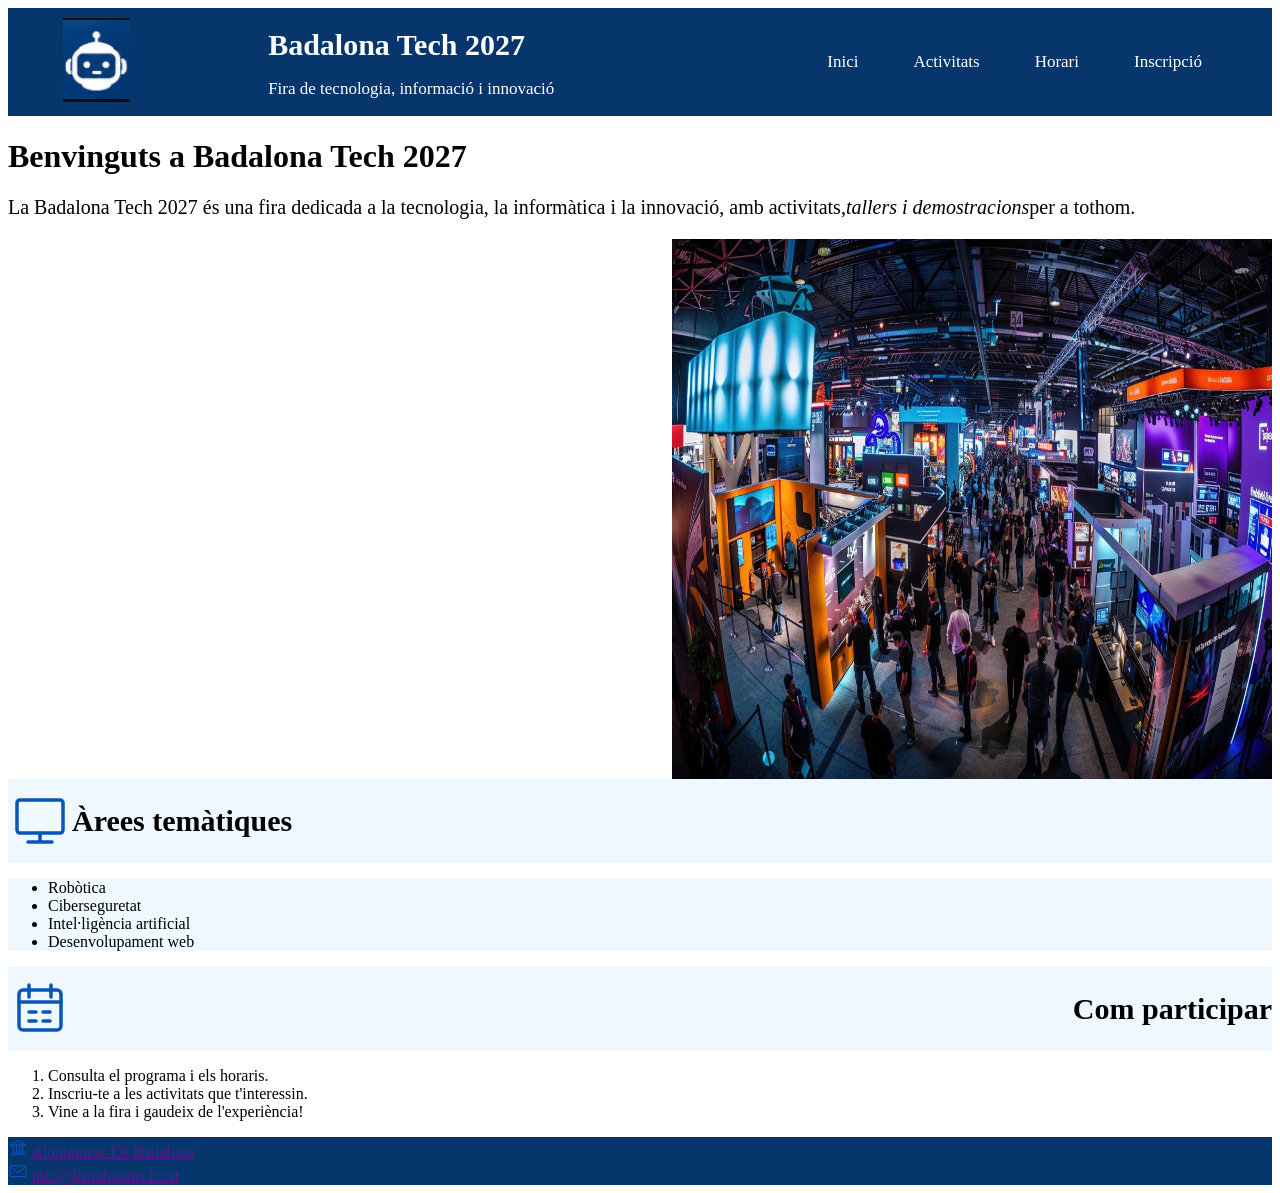
<file: index.html>
<!DOCTYPE html>
<html lang="es">
<head>
    <meta charset="UTF-8">
    <meta name="viewport" content="width=device-width, initial-scale=1.0">
    <title>Badalona Tech 2027</title>
    <link rel="stylesheet" href="estilos.css">
</head>
<body>
    <header class="header">
        <div class="logo">
            <img src="img/Captura de pantalla 2026-11-16 092857.png" alt="Robot">
        </div>
        <div class="titulo">
            <h1>Badalona Tech 2027</h1>
            <p>Fira de tecnologia, informació i innovació</p>
        </div>
        </div>
        <nav>
            <ul class="menu">
                <li><a href="index.html">Inici</a></li>
                <li><a href="activitats.html">Activitats</a></li>
                <li><a href="Horari.html">Horari</a></li>
                <li><a href="Inscripció.html">Inscripció</a></li>
            </ul>
        </nav>
    </header>
    <main>
        <div class="cuerpo">
            <h1><strong>Benvinguts a Badalona Tech 2027</strong></h1>
            <p>La Badalona Tech 2027 és una fira dedicada a la tecnologia, la informàtica i la innovació, amb activitats, <em>tallers i demostracions</em>per a tothom.</p>
        </div>

        <div class="foto1">
        <img src="img/fira.jpg" alt="fira" width="600" height="540">
        </div>

        <div class="Icono">
            <img src="img/ordinador.svg" alt="ordinador">
            <h2><strong>Àrees temàtiques</strong></h2>
        </div>
            
        <div class="lista1">
            <ul>
                <li>Robòtica</li>
                <li>Ciberseguretat</li>
                <li>Intel·ligència artificial</li>
                <li>Desenvolupament web</li>
            </ul>
        </div>
            
        

        <div class="participar">
            <img src="img/calendari.svg" alt="Calendario">
            <h2><strong>Com participar</strong></h2>
        </div>
        <div class="lista2">
            <ol>
                <li>Consulta el programa i els horaris.</li>
                <li>Inscriu-te a les activitats que t'interessin.</li>
                <li>Vine a la fira i gaudeix de l'experiència!</li>
            </ol>
        </div>
    </main>
</body>
<footer>
    <div>
        <img src="img/ajuntament.svg" alt="Ajunament Badalona" width="20">
        <a href="">Ajuntament De Badalona</a>
    </div>
    <div>
        <img src="img/correu.svg" alt="Correo logo" width="20">
        <a href="">info@badalonatech.cat</a>
    </div>
</footer>
</html>
</file>
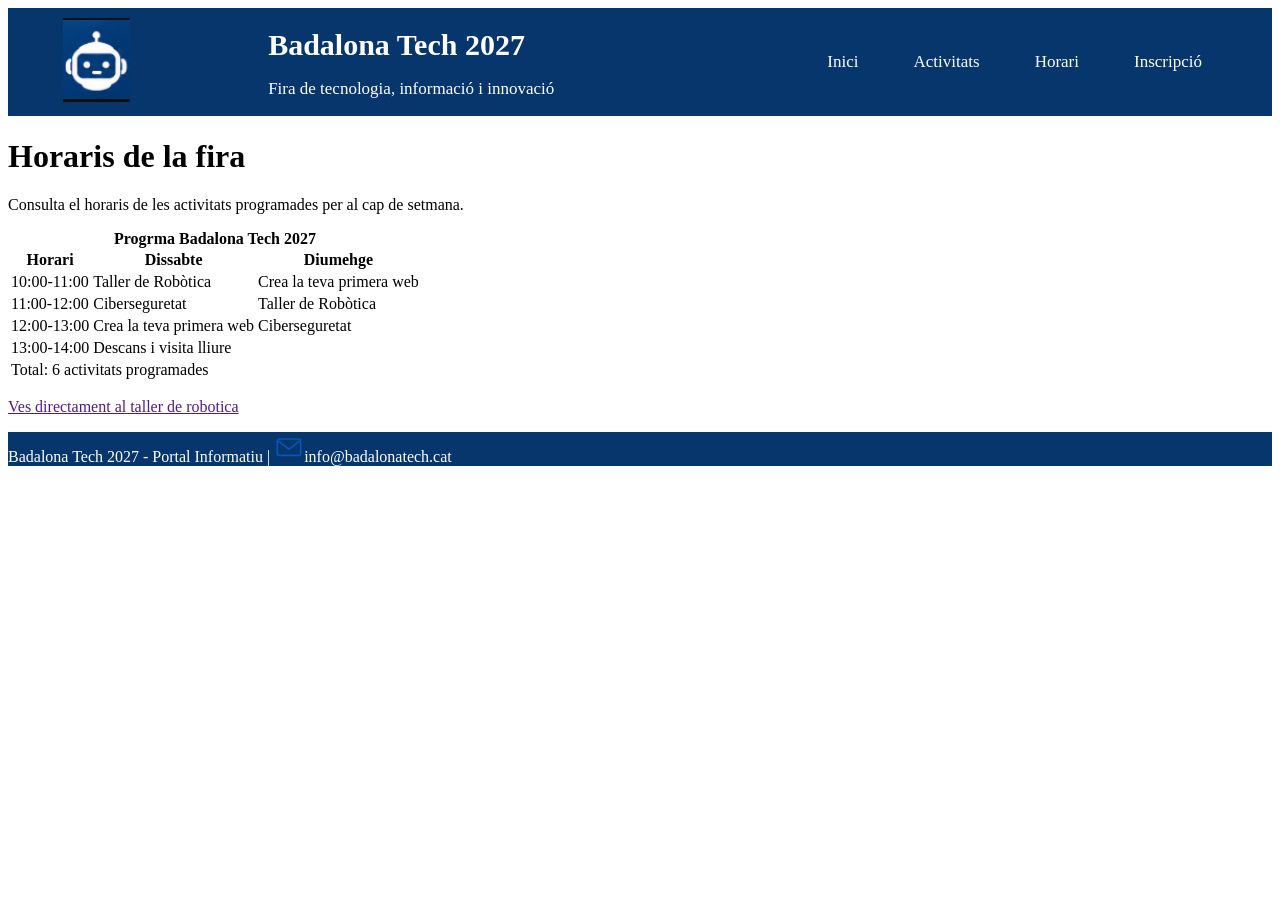
<file: Horari.html>
<!DOCTYPE html>
<html lang="es">
<head>
    <meta charset="UTF-8">
    <meta name="viewport" content="width=device-width, initial-scale=1.0">
    <title>Horari</title>
    <link rel="stylesheet" href="estilos.css">
</head>
<body>
    <header class="header">
        <div class="logo">
            <img src="img/Captura de pantalla 2026-11-16 092857.png" alt="Robot">
        </div>
        <div class="titulo">
            <h1>Badalona Tech 2027</h1>
            <p>Fira de tecnologia, informació i innovació</p>
        </div>
        </div>
        <nav>
            <ul class="menu">
                <li><a href="index.html">Inici</a></li>
                <li><a href="activitats.html">Activitats</a></li>
                <li><a href="Horari.html">Horari</a></li>
                <li><a href="Inscripció.html">Inscripció</a></li>
            </ul>
        </nav>
    </header>
    <main>
        <h1>Horaris de la fira</h1>
        <p>Consulta el horaris de les activitats programades per al cap  de setmana.</p>

        <table>
            <caption> <strong>Progrma Badalona Tech 2027</strong></caption>
            <thead>
                <tr>
                    <th>Horari</th>
                    <th>Dissabte</th>
                    <th>Diumehge</th>
                </tr>
            </thead>
            <tbody>
                <tr>
                    <td>10:00-11:00</td>
                    <td>Taller de Robòtica</td>
                    <td>Crea la teva primera web</td>
                </tr>

                <tr>
                    <td>11:00-12:00</td>
                    <td>Ciberseguretat</td>
                    <td>Taller de Robòtica</td>
                </tr>
                
                <tr>
                    <td>12:00-13:00</td>
                    <td>Crea la teva primera web</td>
                    <td>Ciberseguretat</td>
                </tr>
                <tr>
                    <td>13:00-14:00</td>
                    <td colspan="3">Descans i visita lliure</td>
                </tr>
                
                <tr>
                    <td colspan="4">Total: 6 activitats programades</td>
                </tr>
            </tbody>
        </table>
        <p> <a href="">Ves directament al taller de robotica</a></p>
    </main>
    <footer>
        <p>Badalona Tech 2027 - Portal Informatiu | <img src="img/correu.svg" alt="Logo correo" width="30">info@badalonatech.cat</p>
    </footer>
</body>
</html>
</file>
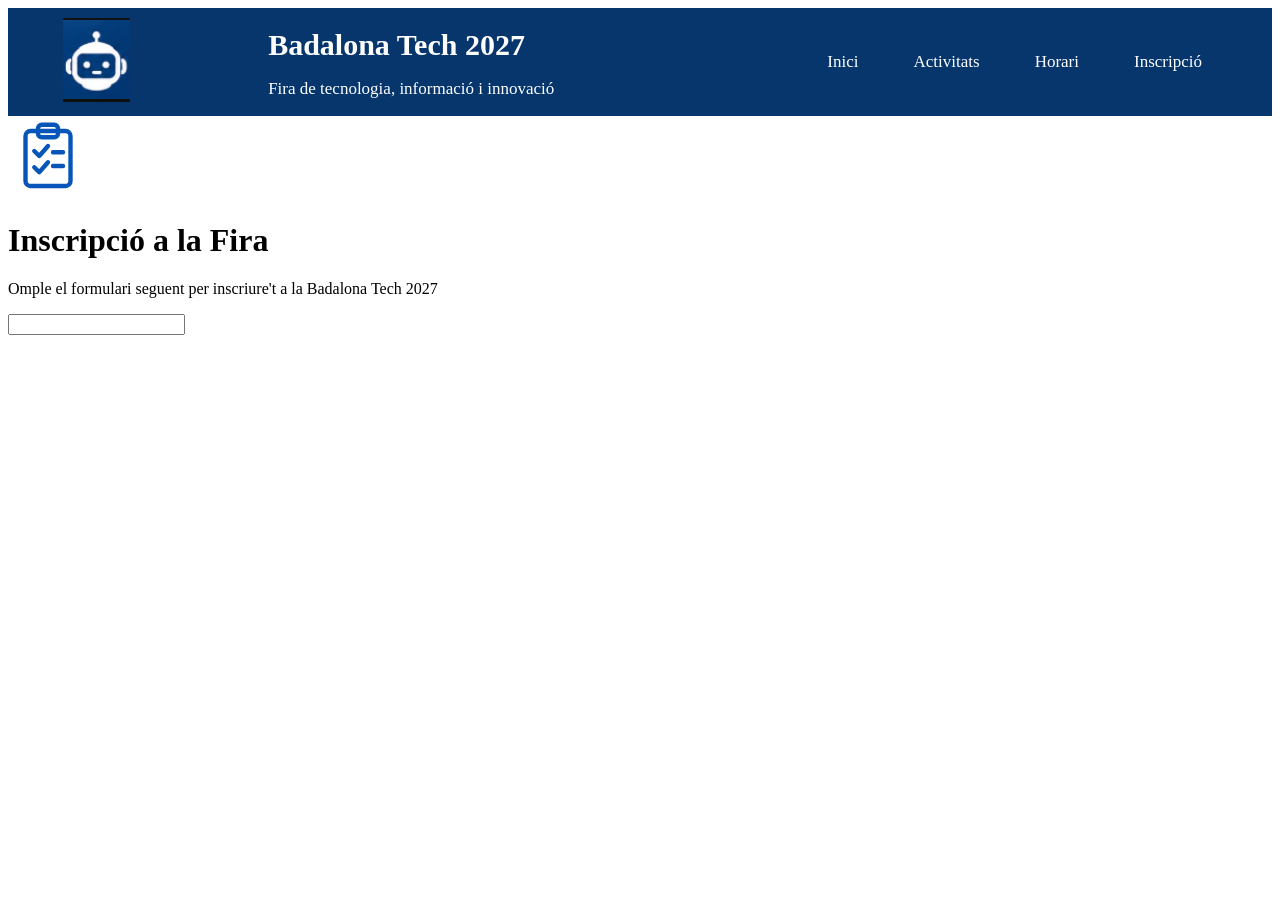
<file: Inscripció.html>
<!DOCTYPE html>
<html lang="es">
<head>
    <meta charset="UTF-8">
    <meta name="viewport" content="width=device-width, initial-scale=1.0">
    <title>Document</title>
    <link rel="stylesheet" href="estilos.css">
</head>
<body>
    <header class="header">
        <div class="logo">
            <img src="img/Captura de pantalla 2026-11-16 092857.png" alt="Robot">
        </div>
        <div class="titulo">
            <h1>Badalona Tech 2027</h1>
            <p>Fira de tecnologia, informació i innovació</p>
        </div>
        </div>
        <nav>
            <ul class="menu">
                <li><a href="#">Inici</a></li>
                <li><a href="activitats.html">Activitats</a></li>
                <li><a href="Horari.html">Horari</a></li>
                <li><a href="Inscripció.html">Inscripció</a></li>
            </ul>
        </nav>
    </header>
<main>
    <div>
        <img src="img/clip.svg" width="80">
        <h1>Inscripció a la Fira</h1>
        <p>Omple el formulari seguent per inscriure't a la Badalona Tech 2027 </p>
    </div>

    <form action="">
        <input type="text">
    </form>
</main>
</body>
</html>
</file>
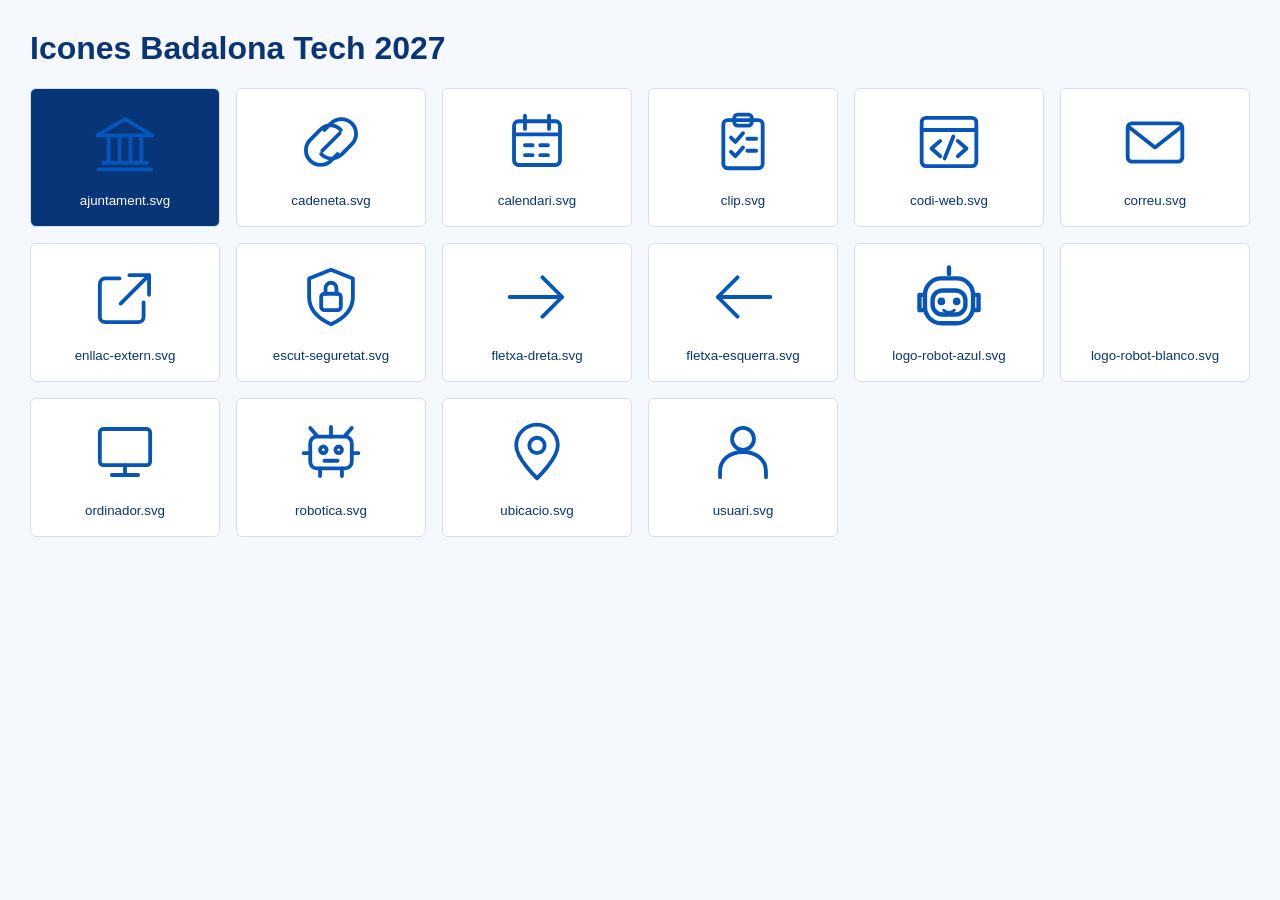
<file: img/vista-previa.html>
<!doctype html><html lang="ca"><meta charset="utf-8"><title>Icones Badalona Tech 2027</title><style>body{font-family:Arial,sans-serif;margin:30px;background:#f5f8fc;color:#073578}main{display:grid;grid-template-columns:repeat(auto-fill,minmax(170px,1fr));gap:16px}article{background:white;border:1px solid #d5dfed;padding:18px;text-align:center;border-radius:6px}img{width:70px;height:70px}article:first-child{background:#073578;color:white}small{display:block;margin-top:12px}</style><h1>Icones Badalona Tech 2027</h1><main><article><img src="ajuntament.svg" alt="ajuntament"><small>ajuntament.svg</small></article><article><img src="cadeneta.svg" alt="cadeneta"><small>cadeneta.svg</small></article><article><img src="calendari.svg" alt="calendari"><small>calendari.svg</small></article><article><img src="clip.svg" alt="clip"><small>clip.svg</small></article><article><img src="codi-web.svg" alt="codi-web"><small>codi-web.svg</small></article><article><img src="correu.svg" alt="correu"><small>correu.svg</small></article><article><img src="enllac-extern.svg" alt="enllac-extern"><small>enllac-extern.svg</small></article><article><img src="escut-seguretat.svg" alt="escut-seguretat"><small>escut-seguretat.svg</small></article><article><img src="fletxa-dreta.svg" alt="fletxa-dreta"><small>fletxa-dreta.svg</small></article><article><img src="fletxa-esquerra.svg" alt="fletxa-esquerra"><small>fletxa-esquerra.svg</small></article><article><img src="logo-robot-azul.svg" alt="logo-robot-azul"><small>logo-robot-azul.svg</small></article><article><img src="logo-robot-blanco.svg" alt="logo-robot-blanco"><small>logo-robot-blanco.svg</small></article><article><img src="ordinador.svg" alt="ordinador"><small>ordinador.svg</small></article><article><img src="robotica.svg" alt="robotica"><small>robotica.svg</small></article><article><img src="ubicacio.svg" alt="ubicacio"><small>ubicacio.svg</small></article><article><img src="usuari.svg" alt="usuari"><small>usuari.svg</small></article></main></html>
</file>
<file: estilos.css>
.header{
    display: flex;
    align-items: center;
    padding: 0 55px;
    color: white;
    background-color: #07366d ;
    justify-content: space-between;
}

.titulo h1 {
    font-size: 30px;
    margin-bottom: 3px;
}

.titulo p {
    font-size: 17px;
}

.menu{
    display: flex;
    align-items: center;
    gap: 25px;
    margin-left: 80px;
    list-style: none;
}
.menu a {
    text-decoration: none;
    color: white;
    font-size: 17px;
    padding: 10px 15px;
    border-radius: 8px;
    margin-right: auto;
    justify-content: space-between;
}
.foto1{
    justify-content: right;
    display: flex;
}
.cuerpo p {
    text-align: left;
    display: flex;
    font-size: 20px;
}
.Icono{
    justify-items: left;
    font-size: 20px;
    display: flex;
    background-color: aliceblue;
}
.Icono ul {
    display: flex;
    justify-content: space-between;
    justify-content: left;
}
body{
    align-items: center;
}
.lista1{
    background-color: aliceblue;
}
.participar{
    font-size: 20px;
    display: flex;
    background-color: aliceblue;
    justify-content: right;
    justify-content: space-between;
}
footer{
background-color: #07366d;
color: white;
justify-content: center;
}
.lista2{
    justify-content: right;
    justify-items: right;
}
.texto1{
    text-align: right;
    justify-content: right;
    gap: 20px;
    display: flex;
}
</file>
